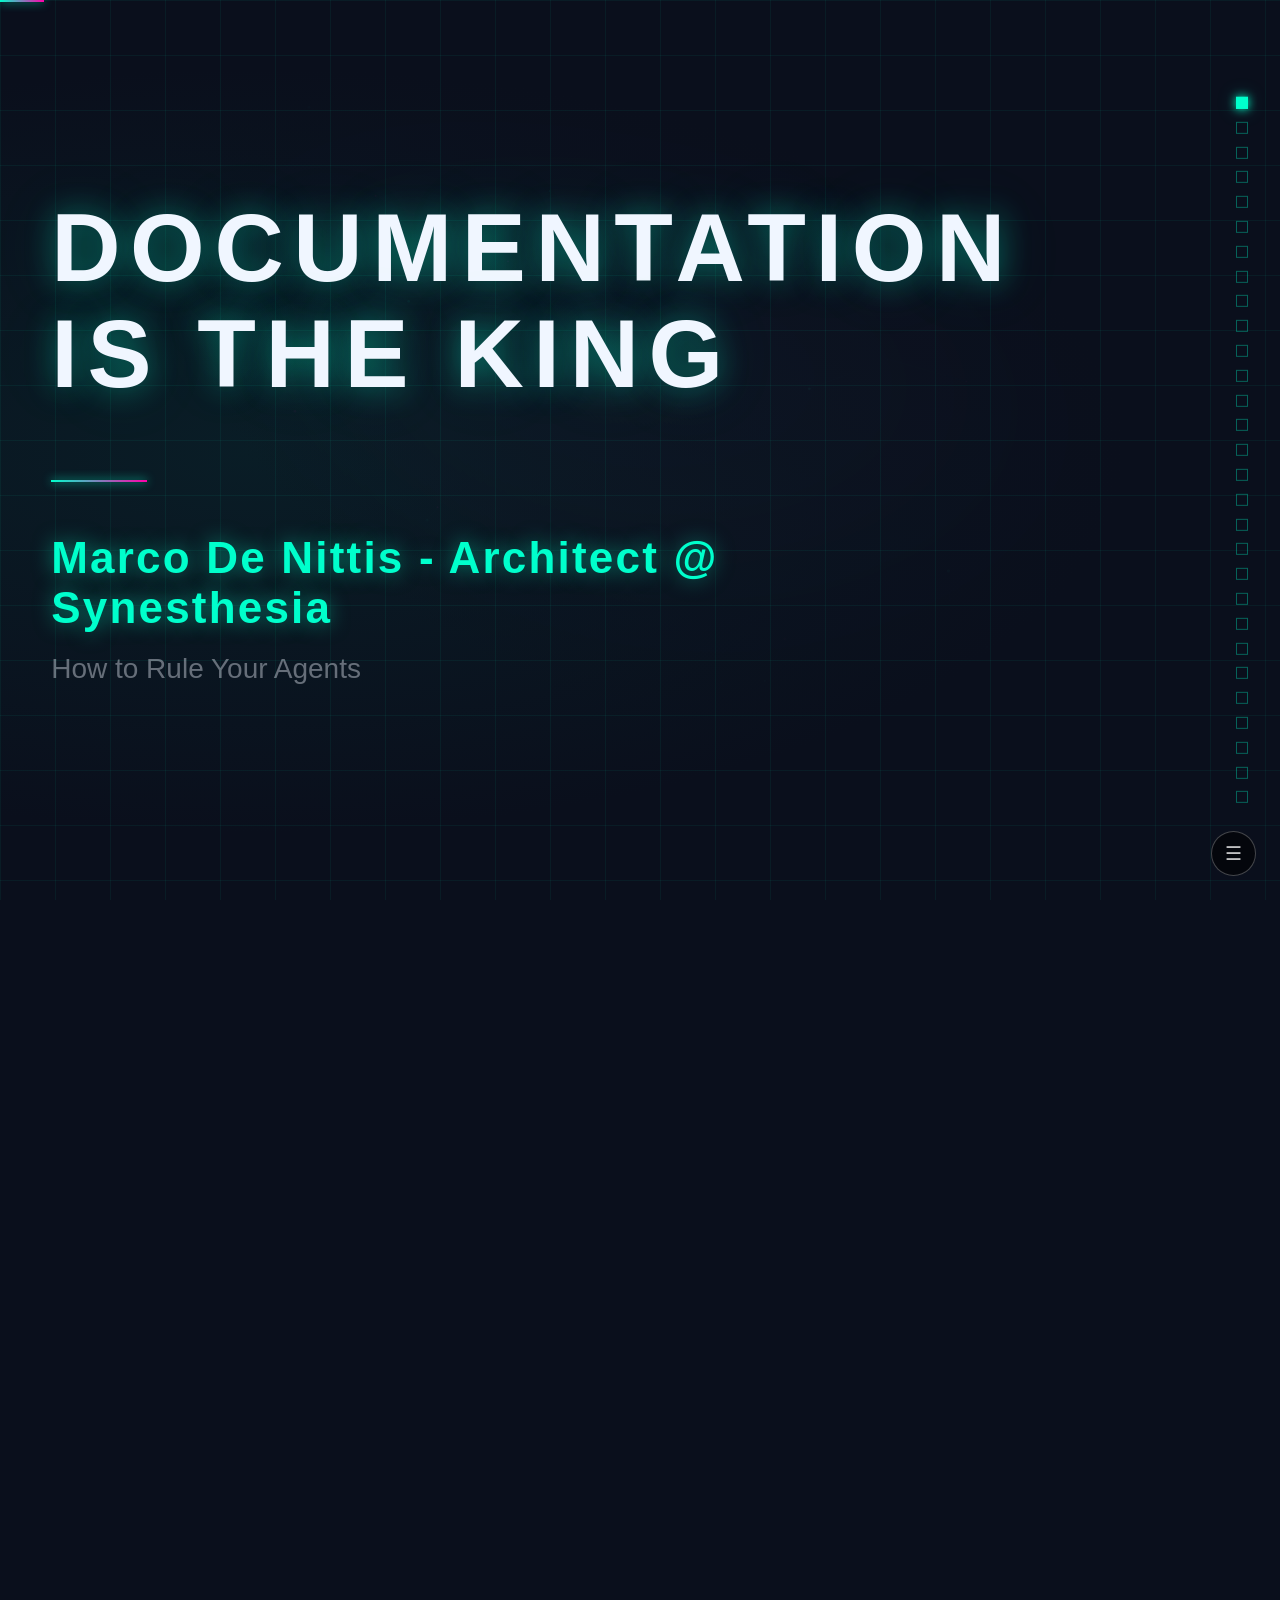
<file: slides/index.html>
<!DOCTYPE html>
<html lang="en">
<head>
    <meta charset="UTF-8">
    <meta name="viewport" content="width=device-width, initial-scale=1.0">
    <title>Presentation</title>
    <link rel="icon" type="image/png" sizes="32x32" href="assets/icons/export/brand-doc-king-32.png">
    <link rel="apple-touch-icon" href="assets/icons/export/brand-doc-king-180.png">

    <!-- Base structural CSS -->
    <link rel="stylesheet" href="lib/presentation.css">

    <!-- Active theme (swapped by JS) -->
    <link id="themeLink" rel="stylesheet" href="themes/theme-launch-pad.css">
</head>
<body>

    <!-- Particle canvas (shown/hidden by theme CSS) -->
    <canvas id="particleCanvas"></canvas>

    <!-- Progress bar -->
    <div class="progress-bar" id="progressBar"></div>

    <!-- Edit mode controls -->
    <div class="edit-hotzone"></div>
    <button class="edit-toggle" id="editToggle" title="Edit mode (E)">✏️</button>
    <div class="edit-banner" id="editBanner">Edit Mode • Click text to edit • Ctrl+S to save</div>

    <!-- Navigation dots -->
    <nav class="nav-dots" id="navDots"></nav>

    <!-- General menu -->
    <div class="general-menu" id="generalMenu">
        <button class="menu-trigger" id="menuToggle" title="Menu">☰</button>
        <div class="menu-panel" id="menuPanel">
            <button class="menu-opt" data-action="home">🏠 Home</button>
            <button class="menu-opt" data-action="refresh">↻ Refresh</button>
            <button class="menu-opt" data-action="last">⏮ Go to Last</button>
            <button class="menu-opt" data-action="fullscreen" id="fullscreenBtn">⛶ Fullscreen</button>
            <div class="menu-divider"></div>
            <div class="menu-panel-label">Theme</div>
            <button class="menu-opt theme-opt" data-theme="launch-pad">
                <span class="theme-dot" style="background:#f0b840;box-shadow:0 0 6px #f0b840"></span>Launch Pad
            </button>
            <button class="menu-opt theme-opt" data-theme="root-shell">
                <span class="theme-dot" style="background:#39d353;box-shadow:0 0 6px #39d353"></span>Root Shell
            </button>
            <button class="menu-opt theme-opt" data-theme="grid-zero">
                <span class="theme-dot" style="background:#00ffcc;box-shadow:0 0 6px #00ffcc"></span>Grid Zero
            </button>
            <button class="menu-opt theme-opt" data-theme="mission-control">
                <span class="theme-dot" style="background:#f0a020;box-shadow:0 0 6px #f0a020"></span>Mission Control
            </button>
            <button class="menu-opt theme-opt" data-theme="teal-mustard">
                <span class="theme-dot" style="background:#fcd34d;box-shadow:0 0 6px #fcd34d"></span>Teal Mustard
            </button>
            <button class="menu-opt theme-opt" data-theme="navy-apricot">
                <span class="theme-dot" style="background:#ff9d6e;box-shadow:0 0 6px #ff9d6e"></span>Navy Apricot
            </button>
            <button class="menu-opt theme-opt" data-theme="violet-tokyo">
                <span class="theme-dot" style="background:#ff2e88;box-shadow:0 0 6px #ff2e88"></span>Violet Tokyo
            </button>
        </div>
    </div>

    <!-- Slides (populated by JS) -->
    <div id="slides-container"></div>

    <!-- Loading screen -->
    <div id="loading-screen">
        <div class="loading-spinner"></div>
        <div class="loading-label" id="loadingLabel">Loading presentation…</div>
    </div>

    <!-- Error screen -->
    <div id="error-screen">
        <div class="error-title">⚠ Cannot Load Presentation</div>
        <div class="error-box" id="errorDetail"></div>
    </div>

    <!-- Optional: Disable edit mode globally (set before loading presentation.js) -->
    <script>
        window.EDIT_MODE_ENABLED = false;
        window.DEFAULT_PRESENTATION_FILE = 'talk.yaml';
        // Decks listed in the ☰ menu (file is relative to slides/). The selected deck
        // is saved in sessionStorage, so reload and Home keep it.
        window.PRESENTATIONS = [
            { title: 'Talk — Documentation Is the King', file: 'talk.yaml' },
            { title: 'Workshop — Pragmatic Agentic Development', file: 'workshop.yaml' },
        ];
    </script>

    <!-- Optional embedded YAML (remove or modify as needed) -->
    <!-- Set window.DEFAULT_PRESENTATION_FILE above to load a different default -->
    <script type="application/x-yaml" id="defaultPresentation">
# Empty - loads talk.yaml via DEFAULT_PRESENTATION_FILE
    </script>

    <!-- Syntax highlighting -->
    <link rel="stylesheet" href="lib/highlight-github-dark.min.css">
    <script src="lib/highlight.min.js"></script>

    <!-- Mermaid diagrams -->
    <script src="lib/mermaid.min.js"></script>

    <!-- YAML parser -->
    <script src="lib/js-yaml.min.js"></script>

    <!-- Presentation engine -->
    <script src="lib/presentation.js"></script>

</body>
</html>
</file>
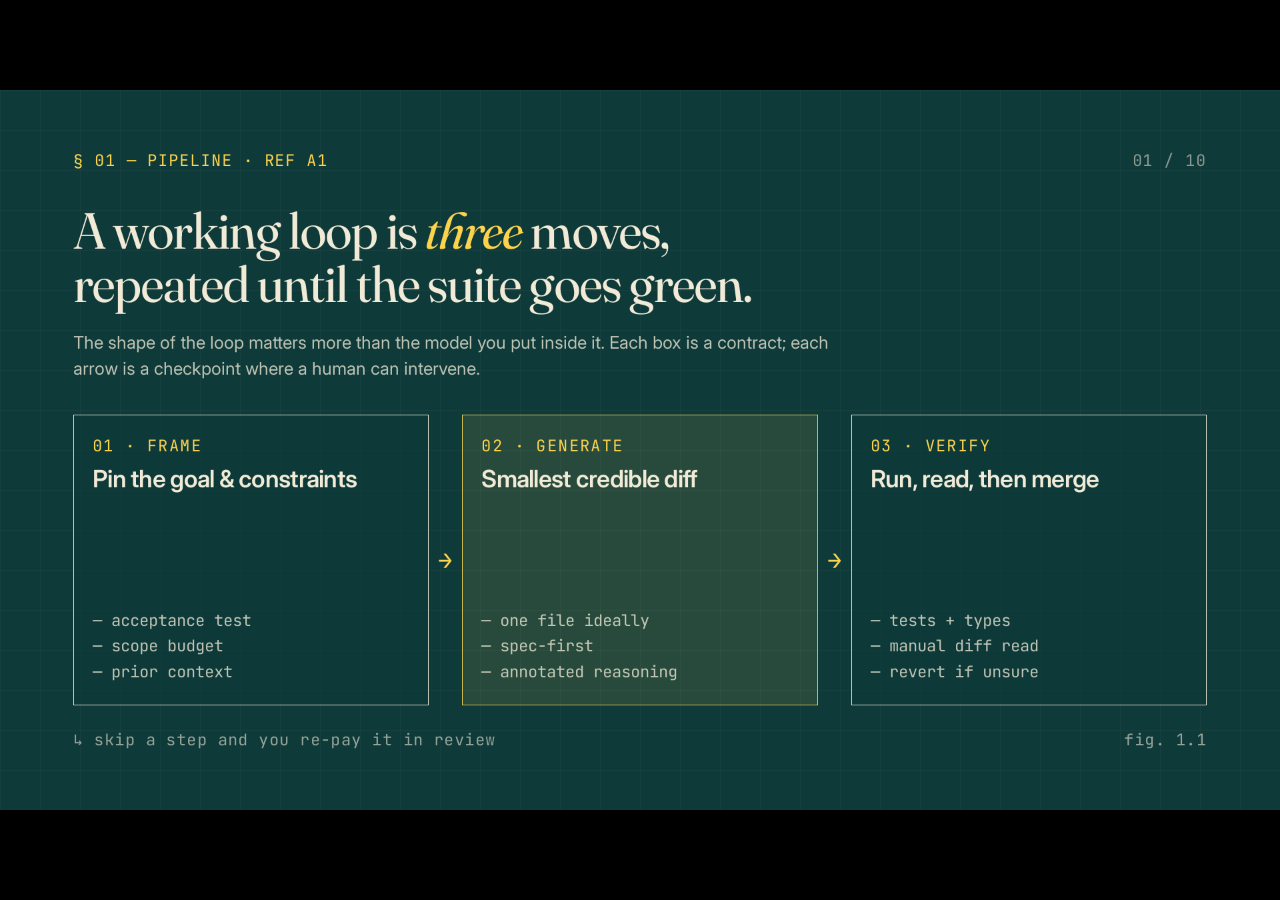
<file: slides/layout/templates.html>
<!doctype html>
<html lang="en">
<head>
<meta charset="utf-8" />
<title>AI Coding — Blueprint variants</title>
<script src="deck-stage.js"></script>
<link rel="preconnect" href="https://fonts.googleapis.com" />
<link rel="preconnect" href="https://fonts.gstatic.com" crossorigin />
<link href="https://fonts.googleapis.com/css2?family=Inter:wght@300;400;500;600;700;800&family=JetBrains+Mono:wght@400;500;600&family=Fraunces:opsz,wght@9..144,300;9..144,400;9..144,500;9..144,600&display=swap" rel="stylesheet" />
<style>
  :root {
    --mono: 'JetBrains Mono', ui-monospace, monospace;
    --sans: 'Inter', system-ui, sans-serif;
    --serif: 'Fraunces', Georgia, serif;
  }
  * { box-sizing: border-box; }
  html, body { margin: 0; padding: 0; background: #0a0a0a; }
  deck-stage { font-family: var(--sans); }

  section.slide {
    width: 1920px;
    height: 1080px;
    position: relative;
    overflow: hidden;
    display: flex;
    flex-direction: column;
    padding: 90px 110px;
  }

  /* ════════════════════════════════════════════════════════════
     SHARED — Blueprint A1 visual DNA, parameterised by palette
     Each .slide sets --bg / --fg / --acc / --acc2 (optional)
     ════════════════════════════════════════════════════════════ */
  .slide.themed {
    background: var(--bg);
    color: var(--fg);
    background-image:
      linear-gradient(var(--grid, rgba(255,255,255,0.04)) 1px, transparent 1px),
      linear-gradient(90deg, var(--grid, rgba(255,255,255,0.04)) 1px, transparent 1px);
    background-size: 60px 60px;
  }

  .head {
    display: flex;
    justify-content: space-between;
    align-items: baseline;
    margin-bottom: 50px;
  }
  .pre {
    font-family: var(--mono);
    font-size: 24px;
    color: var(--acc);
    letter-spacing: 0.08em;
    text-transform: uppercase;
  }
  .pre--mute { color: var(--fg); opacity: 0.55; }
  .h {
    font-family: var(--serif);
    font-weight: 400;
    font-size: 76px;
    letter-spacing: -0.025em;
    margin: 0 0 28px;
    line-height: 1.05;
    max-width: 1500px;
    color: var(--fg);
  }
  .h em { font-style: italic; color: var(--acc); }
  .sub {
    font-family: var(--sans);
    font-size: 26px;
    color: var(--fg);
    opacity: 0.78;
    margin: 0 0 50px;
    max-width: 1200px;
    line-height: 1.5;
  }
  .foot {
    display: flex;
    justify-content: space-between;
    margin-top: 36px;
    font-family: var(--mono);
    font-size: 24px;
    color: var(--fg);
    opacity: 0.6;
    letter-spacing: 0.06em;
  }

  /* shared node + diagram */
  .diagram {
    flex: 1;
    display: grid;
    grid-template-columns: 1fr auto 1fr auto 1fr;
    align-items: stretch;
  }
  .node {
    border: 1.5px solid var(--fg);
    padding: 30px 28px;
    display: flex;
    flex-direction: column;
    justify-content: space-between;
    background: color-mix(in oklab, var(--bg) 70%, transparent);
    min-height: 360px;
  }
  .node--hi {
    border-color: var(--acc);
    background: color-mix(in oklab, var(--acc) 10%, transparent);
  }
  .node__tag {
    font-family: var(--mono);
    font-size: 24px;
    letter-spacing: 0.1em;
    color: var(--acc);
    text-transform: uppercase;
  }
  .node__title {
    font-family: var(--sans);
    font-weight: 600;
    font-size: 36px;
    line-height: 1.05;
    color: var(--fg);
    margin: 16px 0 24px;
    letter-spacing: -0.02em;
  }
  .node__list {
    font-family: var(--mono);
    font-size: 24px;
    color: var(--fg);
    opacity: 0.78;
    line-height: 1.6;
    margin: 0; padding: 0; list-style: none;
  }
  .arrow {
    align-self: center;
    color: var(--acc);
    font-family: var(--mono);
    font-size: 36px;
    padding: 0 14px;
  }

  /* ════════════════════════════════════════════════════════════
     PALETTES
     ════════════════════════════════════════════════════════════ */
  .pal-teal      { --bg:#0F3A3A; --fg:#F0EAD6; --acc:#FCD34D; --grid:rgba(240,234,214,0.04); }
  .pal-navy      { --bg:#0E1A3A; --fg:#F5E9D8; --acc:#FF9D6E; --grid:rgba(245,233,216,0.04); }
  .pal-mid       { --bg:#0A2C3A; --fg:#F5E9D8; --acc:#FCD34D; --grid:rgba(245,233,216,0.04); }   /* navy ground + mustard */
  .pal-tealcot   { --bg:#0F3A3A; --fg:#F5E9D8; --acc:#FF9D6E; --grid:rgba(245,233,216,0.04); }   /* teal ground + apricot */
  .pal-tokyo     { --bg:#0A0E1F; --fg:#E9F0FF; --acc:#FF2E88; --grid:rgba(255,46,136,0.10); }    /* hot pink fluo */
  .pal-cyber     { --bg:#06181F; --fg:#E6FFFB; --acc:#00FFC2; --grid:rgba(0,255,194,0.07); }     /* mint fluo */
  .pal-acid      { --bg:#0F3A3A; --fg:#F0FFF0; --acc:#C8FF3A; --grid:rgba(200,255,58,0.08); }    /* teal + chartreuse */
  .pal-violet    { --bg:#120A2C; --fg:#EFE6FF; --acc:#B080FF; --grid:rgba(176,128,255,0.08); }   /* deep violet + lilac */
  .pal-bone      { --bg:#F2EDE0; --fg:#0E1A3A; --acc:#1E44E6; --grid:rgba(14,26,58,0.05); }      /* inverted, cobalt accent */

  /* Tokyo × Violet hybrids */
  .pal-tv1       { --bg:#0F0824; --fg:#F4E6FF; --acc:#FF2E88; --grid:rgba(255,46,136,0.08); }   /* violet ground, hot pink */
  .pal-tv2       { --bg:#180A30; --fg:#FFE6F4; --acc:#B080FF; --acc2:#FF2E88; --grid:rgba(176,128,255,0.10); }   /* violet ground, dual lilac+pink */
  .pal-tv3       { --bg:#1A0822; --fg:#F0E0FF; --acc:#FF6BCB; --grid:rgba(255,107,203,0.08); }  /* magenta-violet ground, fuchsia */

  /* fluo / Tokyo glow on accents */
  .glow .acc-glow { text-shadow: 0 0 14px color-mix(in oklab, var(--acc) 70%, transparent); }
  .glow .node--hi { box-shadow: 0 0 0 1px var(--acc), 0 0 60px -12px color-mix(in oklab, var(--acc) 50%, transparent) inset; }

  /* ════════════════════════════════════════════════════════════
     V3 — vertical stacked rows
     ════════════════════════════════════════════════════════════ */
  .diag-rows {
    flex: 1;
    display: grid;
    grid-auto-rows: 1fr;
    gap: 14px;
    min-height: 0;
  }
  .row {
    display: grid;
    grid-template-columns: 160px 1fr 1.4fr 1fr;
    border: 1.5px solid var(--fg);
    background: rgba(0,0,0,0.18);
    min-height: 0;
    overflow: hidden;
  }
  .row--hi {
    border-color: var(--acc);
    background: color-mix(in oklab, var(--acc) 9%, transparent);
  }
  .row > div {
    padding: 16px 24px;
    border-right: 1px solid color-mix(in oklab, var(--fg) 25%, transparent);
    display: flex; flex-direction: column; justify-content: center;
  }
  .row > div:last-child { border-right: none; }
  .row__num {
    font-family: var(--serif);
    font-style: italic;
    font-weight: 300;
    font-size: 64px;
    line-height: 0.85;
    color: var(--acc);
  }
  .row__tag {
    font-family: var(--mono);
    font-size: 24px;
    letter-spacing: 0.1em;
    color: var(--acc);
    text-transform: uppercase;
    margin-bottom: 6px;
  }
  .row__title {
    font-family: var(--sans);
    font-weight: 600;
    font-size: 26px;
    letter-spacing: -0.02em;
    line-height: 1.1;
    color: var(--fg);
  }
  .row__body {
    font-family: var(--sans);
    font-size: 24px;
    color: var(--fg);
    opacity: 0.78;
    line-height: 1.35;
  }
  .row__meta {
    font-family: var(--mono);
    font-size: 24px;
    color: var(--fg);
    opacity: 0.7;
  }

  /* ════════════════════════════════════════════════════════════
     V4 — 2x2 matrix
     ════════════════════════════════════════════════════════════ */
  .matrix {
    flex: 1;
    display: grid;
    grid-template-columns: 1fr 1fr;
    grid-template-rows: 1fr 1fr;
    border: 1.5px solid var(--fg);
  }
  .cell {
    padding: 36px 40px;
    border-right: 1.5px solid var(--fg);
    border-bottom: 1.5px solid var(--fg);
    display: flex; flex-direction: column; justify-content: space-between;
    position: relative;
  }
  .cell:nth-child(2n) { border-right: none; }
  .cell:nth-child(n+3) { border-bottom: none; }
  .cell--hi { background: color-mix(in oklab, var(--acc) 10%, transparent); }
  .cell__coord {
    position: absolute;
    top: 18px; right: 22px;
    font-family: var(--mono);
    font-size: 24px;
    letter-spacing: 0.08em;
    color: var(--acc);
    text-transform: uppercase;
    z-index: 2;
  }
  .cell__h {
    font-family: var(--sans);
    font-weight: 700;
    font-size: 44px;
    line-height: 1.0;
    letter-spacing: -0.025em;
    color: var(--fg);
    margin: 32px 0 14px;
    max-width: 80%;
  }
  .cell__h .acc { color: var(--acc); }
  .cell__body {
    font-family: var(--sans);
    font-size: 24px;
    color: var(--fg);
    line-height: 1.5;
    opacity: 0.78;
    max-width: 92%;
  }
  .cell__foot {
    font-family: var(--mono);
    font-size: 24px;
    color: var(--fg);
    opacity: 0.6;
    margin-top: 24px;
  }

  /* ════════════════════════════════════════════════════════════
     V5 — split: list left, big stat right
     ════════════════════════════════════════════════════════════ */
  .split {
    flex: 1;
    display: grid;
    grid-template-columns: 1fr 1fr;
    gap: 70px;
  }
  .split__left {
    border-right: 1.5px solid color-mix(in oklab, var(--fg) 30%, transparent);
    padding-right: 60px;
    display: flex; flex-direction: column; justify-content: space-between;
  }
  .split__list {
    list-style: none; margin: 0; padding: 0;
    display: flex; flex-direction: column; gap: 22px;
  }
  .split__list li {
    font-family: var(--sans);
    font-size: 30px;
    color: var(--fg);
    line-height: 1.4;
    padding-left: 50px;
    position: relative;
  }
  .split__list li::before {
    content: '→';
    position: absolute; left: 0; top: 2px;
    color: var(--acc);
    font-family: var(--mono);
    font-weight: 600;
  }
  .split__right {
    display: flex; flex-direction: column; justify-content: center; gap: 24px;
  }
  .split__stat {
    font-family: var(--sans);
    font-weight: 800;
    font-size: 320px;
    line-height: 0.85;
    letter-spacing: -0.05em;
    color: var(--acc);
    margin: 0;
  }
  .split__stat sup {
    font-size: 100px;
    vertical-align: top;
    margin-left: 8px;
    opacity: 0.7;
  }
  .split__label {
    font-family: var(--serif);
    font-style: italic;
    font-weight: 400;
    font-size: 56px;
    line-height: 1.1;
    letter-spacing: -0.02em;
    color: var(--fg);
    max-width: 700px;
  }

  /* ════════════════════════════════════════════════════════════
     V6 — oversized italic ordinal (section-style with grid)
     ════════════════════════════════════════════════════════════ */
  .ord {
    flex: 1;
    display: grid;
    grid-template-columns: 1fr 1.1fr;
    gap: 60px;
    align-items: center;
  }
  .ord__num {
    font-family: var(--serif);
    font-style: italic;
    font-weight: 300;
    font-size: 720px;
    line-height: 0.78;
    color: var(--acc);
    margin: 0;
    letter-spacing: -0.05em;
  }
  .ord__num .slash {
    font-family: var(--sans);
    font-style: normal;
    font-weight: 300;
    color: var(--fg);
    opacity: 0.3;
    font-size: 280px;
  }
  .ord__copy { border-left: 3px solid var(--acc); padding-left: 48px; }
  .ord__h {
    font-family: var(--sans);
    font-weight: 700;
    font-size: 110px;
    line-height: 0.95;
    letter-spacing: -0.04em;
    margin: 0 0 30px;
    color: var(--fg);
  }
  .ord__h em {
    font-style: italic;
    font-family: var(--serif);
    font-weight: 400;
    color: var(--acc);
  }
  .ord__cap {
    font-family: var(--mono);
    font-size: 26px;
    color: var(--fg);
    opacity: 0.75;
    line-height: 1.5;
    max-width: 700px;
  }

  /* ════════════════════════════════════════════════════════════
     V7 — numbered manifesto (2-column list)
     ════════════════════════════════════════════════════════════ */
  .manifesto {
    flex: 1;
    list-style: none;
    margin: 0; padding: 0;
    display: grid;
    grid-template-columns: 1fr 1fr;
    gap: 36px 80px;
    align-content: start;
  }
  .manifesto li {
    display: grid;
    grid-template-columns: 110px 1fr;
    gap: 24px;
    padding-top: 20px;
    border-top: 1.5px solid color-mix(in oklab, var(--fg) 25%, transparent);
  }
  .manifesto__n {
    font-family: var(--serif);
    font-style: italic;
    font-weight: 300;
    font-size: 72px;
    line-height: 0.85;
    color: var(--acc);
  }
  .manifesto__t {
    font-family: var(--sans);
    font-weight: 600;
    font-size: 32px;
    line-height: 1.15;
    color: var(--fg);
    letter-spacing: -0.02em;
    margin: 0 0 10px;
  }
  .manifesto__d {
    font-family: var(--mono);
    font-size: 24px;
    color: var(--fg);
    opacity: 0.7;
    line-height: 1.5;
  }

  /* ════════════════════════════════════════════════════════════
     V8 — code + commentary (Tokyo)
     ════════════════════════════════════════════════════════════ */
  .codecol {
    flex: 1;
    display: grid;
    grid-template-columns: 1fr 1.05fr;
    gap: 60px;
    align-items: stretch;
  }
  .codecol__copy {
    display: flex; flex-direction: column; justify-content: space-between;
  }
  .codecol__bullets {
    list-style: none; margin: 30px 0 0; padding: 0;
    display: flex; flex-direction: column; gap: 18px;
  }
  .codecol__bullets li {
    font-family: var(--mono);
    font-size: 24px;
    color: var(--fg);
    padding-left: 38px;
    position: relative;
    line-height: 1.45;
  }
  .codecol__bullets li::before {
    content: '→';
    position: absolute; left: 0;
    color: var(--acc);
  }
  .codecol__code {
    border: 1.5px solid var(--acc);
    padding: 60px 44px 44px;
    font-family: var(--mono);
    font-size: 24px;
    line-height: 1.55;
    color: var(--fg);
    position: relative;
    background: rgba(0,0,0,0.35);
    box-shadow: 0 0 80px -20px color-mix(in oklab, var(--acc) 50%, transparent) inset;
  }
  .codecol__code::before {
    content: '';
    position: absolute;
    top: 24px; left: 24px;
    width: 12px; height: 12px;
    border-radius: 50%;
    background: var(--acc);
    box-shadow: 24px 0 0 color-mix(in oklab, var(--acc) 50%, var(--fg) 50%),
                48px 0 0 color-mix(in oklab, var(--fg) 60%, transparent);
  }
  .codecol__code .com { color: var(--acc); opacity: 0.55; font-style: italic; }
  .codecol__code .kw  { color: var(--acc); }
  .codecol__code .str { color: var(--fg); }
  .codecol__code .fn  { color: color-mix(in oklab, var(--acc) 60%, var(--fg) 40%); }
  .codecol__code .pad { display: block; height: 18px; }

  /* ════════════════════════════════════════════════════════════
     V9 — bone (inverted) closing — cobalt on bone
     ════════════════════════════════════════════════════════════ */
  .closing {
    flex: 1;
    display: grid;
    grid-template-columns: 1.2fr 1fr;
    gap: 80px;
    align-items: stretch;
  }
  .closing__quote {
    font-family: var(--serif);
    font-weight: 300;
    font-size: 110px;
    line-height: 1.0;
    letter-spacing: -0.035em;
    color: var(--fg);
    margin: 0;
    align-self: center;
  }
  .closing__quote .mark { color: var(--acc); font-style: italic; }
  .closing__quote em { font-style: italic; color: var(--acc); }
  .closing__side {
    border-left: 2px solid var(--fg);
    padding-left: 50px;
    display: flex; flex-direction: column; justify-content: space-between;
  }
  .closing__num {
    font-family: var(--sans);
    font-weight: 800;
    font-size: 360px;
    line-height: 0.78;
    color: var(--acc);
    margin: 0;
    letter-spacing: -0.06em;
  }
  .closing__num small {
    font-family: var(--mono);
    font-size: 28px;
    font-weight: 500;
    letter-spacing: 0.06em;
    vertical-align: top;
    color: var(--fg);
    opacity: 0.55;
    margin-left: 16px;
  }
  .closing__cap {
    font-family: var(--mono);
    font-size: 24px;
    color: var(--fg);
    opacity: 0.7;
    line-height: 1.5;
    max-width: 540px;
  }

</style>
</head>
<body>

<deck-stage width="1920" height="1080">

  <!-- 01 — A1 reference: Teal & Mustard / 3-step pipeline -->
  <section class="slide themed pal-teal" data-screen-label="01 Pipeline — Teal & Mustard (A1)">
    <div class="head">
      <div class="pre">§ 01 — Pipeline · ref A1</div>
      <div class="pre pre--mute">01 / 10</div>
    </div>
    <h2 class="h">A working loop is <em>three</em> moves,<br/>repeated until the suite goes green.</h2>
    <p class="sub">The shape of the loop matters more than the model you put inside it. Each box is a contract; each arrow is a checkpoint where a human can intervene.</p>
    <div class="diagram">
      <div class="node"><div><div class="node__tag">01 · Frame</div><div class="node__title">Pin the goal &amp; constraints</div></div><ul class="node__list"><li>— acceptance test</li><li>— scope budget</li><li>— prior context</li></ul></div>
      <div class="arrow">→</div>
      <div class="node node--hi"><div><div class="node__tag">02 · Generate</div><div class="node__title">Smallest credible diff</div></div><ul class="node__list"><li>— one file ideally</li><li>— spec-first</li><li>— annotated reasoning</li></ul></div>
      <div class="arrow">→</div>
      <div class="node"><div><div class="node__tag">03 · Verify</div><div class="node__title">Run, read, then merge</div></div><ul class="node__list"><li>— tests + types</li><li>— manual diff read</li><li>— revert if unsure</li></ul></div>
    </div>
    <div class="foot"><div>↳ skip a step and you re-pay it in review</div><div>fig. 1.1</div></div>
  </section>

  <!-- 02 — Navy ground + Apricot accent / pipeline restated in B1 colors -->
  <section class="slide themed pal-navy" data-screen-label="02 Pipeline — Navy & Apricot">
    <div class="head">
      <div class="pre">§ 02 — Pipeline · navy palette</div>
      <div class="pre pre--mute">02 / 10</div>
    </div>
    <h2 class="h">Same loop, <em>different room.</em></h2>
    <p class="sub">A1's pipeline rendered in B1's colours — navy ground, cream foreground, apricot accent. Use this when the slide sits next to a section divider.</p>
    <div class="diagram">
      <div class="node"><div><div class="node__tag">01 · Frame</div><div class="node__title">Define the contract</div></div><ul class="node__list"><li>— acceptance test</li><li>— scope budget</li><li>— prior context</li></ul></div>
      <div class="arrow">→</div>
      <div class="node node--hi"><div><div class="node__tag">02 · Generate</div><div class="node__title">Smallest credible diff</div></div><ul class="node__list"><li>— one file ideally</li><li>— spec-first</li><li>— annotated reasoning</li></ul></div>
      <div class="arrow">→</div>
      <div class="node"><div><div class="node__tag">03 · Verify</div><div class="node__title">Run, read, then merge</div></div><ul class="node__list"><li>— tests + types</li><li>— manual diff read</li><li>— revert if unsure</li></ul></div>
    </div>
    <div class="foot"><div>↳ palette swap, layout untouched</div><div>fig. 2.1</div></div>
  </section>

  <!-- 03 — Cross palette: navy ground + mustard accent -->
  <section class="slide themed pal-mid" data-screen-label="03 Pipeline — Navy & Mustard">
    <div class="head">
      <div class="pre">§ 03 — Pipeline · cross palette</div>
      <div class="pre pre--mute">03 / 10</div>
    </div>
    <h2 class="h">Cross-pollinated: <em>navy ground,</em><br/>mustard accent.</h2>
    <p class="sub">A1 and B1 share a recipe — swap the accent and ground independently and you get a third option that still feels like the deck.</p>
    <div class="diagram">
      <div class="node"><div><div class="node__tag">i · Plan</div><div class="node__title">Choose the smallest scope</div></div><ul class="node__list"><li>— what tests cover it</li><li>— what context is needed</li><li>— what's explicitly out</li></ul></div>
      <div class="arrow">→</div>
      <div class="node node--hi"><div><div class="node__tag">ii · Draft</div><div class="node__title">Let the model propose</div></div><ul class="node__list"><li>— diff format only</li><li>— signature locked</li><li>— reasoning attached</li></ul></div>
      <div class="arrow">→</div>
      <div class="node"><div><div class="node__tag">iii · Land</div><div class="node__title">Read, run, decide</div></div><ul class="node__list"><li>— suite green</li><li>— diff understood</li><li>— or revert clean</li></ul></div>
    </div>
    <div class="foot"><div>↳ swap accent before swapping content</div><div>fig. 3.1</div></div>
  </section>

  <!-- 06 — Tokyo / fluo pink — split with stat -->
  <section class="slide themed pal-tokyo glow" data-screen-label="06 Stat — Tokyo neon">
    <div class="head">
      <div class="pre acc-glow">§ 06 — Cycle time · tokyo</div>
      <div class="pre pre--mute">06 / 10</div>
    </div>
    <h2 class="h">The loop pays for itself <em>in the first week.</em></h2>
    <p class="sub">Same A1 grammar — grid, hairlines, mono chrome — pushed into a high-saturation neon palette. Use sparingly: one fluo slide per deck, max.</p>
    <div class="split">
      <div class="split__left">
        <ul class="split__list">
          <li>Median diff size drops 5×</li>
          <li>Time-to-first-merge cut in half</li>
          <li>Revert rate falls below 2%</li>
          <li>Onboarding to first PR: 1 day</li>
        </ul>
        <div class="foot" style="margin: 0;"><div>↳ measured across 14 teams · Q1</div><div>fig. 6.1</div></div>
      </div>
      <div class="split__right">
        <h3 class="split__stat acc-glow">62<sup>%</sup></h3>
        <p class="split__label">fewer rollbacks once the gate runs<br/>before the merge button.</p>
      </div>
    </div>
  </section>

  <!-- 07 — Cyber mint fluo — code & commentary -->
  <section class="slide themed pal-cyber glow" data-screen-label="07 Code — Cyber mint">
    <div class="head">
      <div class="pre acc-glow">§ 07 — Spec-first · cyber</div>
      <div class="pre pre--mute">07 / 10</div>
    </div>
    <h2 class="h">Lock the <em>signature</em> first.<br/>Let the body negotiate.</h2>
    <div class="codecol">
      <div class="codecol__copy">
        <p class="sub" style="margin: 0;">A spec-first prompt pins the surface area. The model can be wrong about the implementation; it can't be wrong about the shape, because the shape is already typed.</p>
        <ul class="codecol__bullets">
          <li>Pin types, return shapes, error cases</li>
          <li>Show one canonical call site</li>
          <li>Require tests against the spec</li>
          <li>Iterate body, not signature</li>
        </ul>
      </div>
      <div class="codecol__code">
        <span class="com">// 1. Lock the contract.</span><br/>
        <span class="kw">type</span> <span class="fn">Retrieval</span> = {<br/>
        &nbsp;&nbsp;query: <span class="kw">string</span>, k: <span class="kw">number</span>,<br/>
        &nbsp;&nbsp;rerank: <span class="kw">boolean</span><br/>
        };<br/>
        <span class="pad"></span>
        <span class="com">// 2. Model fills the body.</span><br/>
        <span class="kw">async function</span> <span class="fn">retrieve</span>(r):<br/>
        &nbsp;&nbsp;<span class="kw">Promise</span>&lt;<span class="fn">Doc</span>[]&gt; {<br/>
        &nbsp;&nbsp;<span class="com">// @model: don't change sig</span><br/>
        }<br/>
        <span class="pad"></span>
        <span class="com">// 3. Tests assert shape.</span><br/>
        <span class="kw">expect</span>(res).<span class="fn">toHaveLength</span>(<span class="str">5</span>);
      </div>
    </div>
    <div class="foot"><div>↳ the typer is the cheapest reviewer you have</div><div>fig. 7.1</div></div>
  </section>

  <!-- 08 — Acid chartreuse on teal — manifesto -->
  <section class="slide themed pal-acid" data-screen-label="08 Manifesto — Acid chartreuse">
    <div class="head">
      <div class="pre">§ 08 — Ten rules · acid</div>
      <div class="pre pre--mute">08 / 10</div>
    </div>
    <h2 class="h">Ten rules of the <em>house.</em></h2>
    <ol class="manifesto">
      <li><div class="manifesto__n">i.</div><div><div class="manifesto__t">Pin the contract first.</div><div class="manifesto__d">Types and tests before tokens.</div></div></li>
      <li><div class="manifesto__n">ii.</div><div><div class="manifesto__t">Diff, not prose.</div><div class="manifesto__d">A patch is reviewable; a paragraph isn't.</div></div></li>
      <li><div class="manifesto__n">iii.</div><div><div class="manifesto__t">One file ideally.</div><div class="manifesto__d">Bigger blast radius needs more proof.</div></div></li>
      <li><div class="manifesto__n">iv.</div><div><div class="manifesto__t">Revert is free.</div><div class="manifesto__d">Use it before debugging the model.</div></div></li>
      <li><div class="manifesto__n">v.</div><div><div class="manifesto__t">Curate context.</div><div class="manifesto__d">Auto-attach is a smell, not a feature.</div></div></li>
      <li><div class="manifesto__n">vi.</div><div><div class="manifesto__t">Read every diff.</div><div class="manifesto__d">If you can't, the diff is too large.</div></div></li>
      <li><div class="manifesto__n">vii.</div><div><div class="manifesto__t">Tests gate, types catch.</div><div class="manifesto__d">Both run on every turn, no exceptions.</div></div></li>
      <li><div class="manifesto__n">viii.</div><div><div class="manifesto__t">Memo what worked.</div><div class="manifesto__d">A journal beats a clever prompt.</div></div></li>
      <li><div class="manifesto__n">ix.</div><div><div class="manifesto__t">Ship the loop, not the prompt.</div><div class="manifesto__d">Prompts age; loops compound.</div></div></li>
      <li><div class="manifesto__n">x.</div><div><div class="manifesto__t">When in doubt, by hand.</div><div class="manifesto__d">The model is an amplifier, not a substitute.</div></div></li>
    </ol>
  </section>

  <!-- 09 — Violet/lilac — oversized italic ordinal -->
  <section class="slide themed pal-violet" data-screen-label="09 Ordinal — Violet & Lilac">
    <div class="head">
      <div class="pre">§ 09 — Section · violet</div>
      <div class="pre pre--mute">09 / 10</div>
    </div>
    <div class="ord">
      <div class="ord__num">3<span class="slash">/</span><span style="font-size:240px;">4</span></div>
      <div class="ord__copy">
        <h3 class="ord__h">The diff is the <em>unit</em><br/>of trust.</h3>
        <p class="ord__cap">Why a small, reviewable patch beats a large, well-reasoned monologue — and how to make the model produce the former, every time.</p>
      </div>
    </div>
    <div class="foot"><div>↳ § 3.1 — 3.6</div><div>chapter break</div></div>
  </section>

  <!-- 08 — Tokyo × Violet hybrid: hot pink on violet ground · pipeline -->
  <section class="slide themed pal-tv1 glow" data-screen-label="08 Hybrid — Violet ground + Pink fluo">
    <div class="head">
      <div class="pre acc-glow">§ 08 — Hybrid · violet × tokyo</div>
      <div class="pre pre--mute">08 / 10</div>
    </div>
    <h2 class="h">Deep violet ground, <em>hot-pink</em> punch.</h2>
    <p class="sub">The Tokyo accent dropped onto the violet ground — keeps the editorial weight of the violet palette, gains the urgency of fluo pink. Reserve for the slide that has to land.</p>
    <div class="diagram">
      <div class="node"><div><div class="node__tag">01 · Frame</div><div class="node__title">Pin the contract</div></div><ul class="node__list"><li>— acceptance test</li><li>— scope budget</li><li>— prior context</li></ul></div>
      <div class="arrow acc-glow">→</div>
      <div class="node node--hi"><div><div class="node__tag">02 · Generate</div><div class="node__title">Smallest credible diff</div></div><ul class="node__list"><li>— one file ideally</li><li>— spec-first</li><li>— annotated reasoning</li></ul></div>
      <div class="arrow acc-glow">→</div>
      <div class="node"><div><div class="node__tag">03 · Verify</div><div class="node__title">Run, read, then merge</div></div><ul class="node__list"><li>— tests + types</li><li>— manual diff read</li><li>— revert if unsure</li></ul></div>
    </div>
    <div class="foot"><div>↳ violet carries the room, pink draws the eye</div><div>fig. 8.1</div></div>
  </section>

  <!-- 09 — Tokyo × Violet dual-accent: lilac + pink, ordinal layout -->
  <section class="slide themed pal-tv2 glow" data-screen-label="09 Hybrid — Lilac + Pink dual">
    <div class="head">
      <div class="pre acc-glow">§ 09 — Hybrid · dual accent</div>
      <div class="pre pre--mute">09 / 10</div>
    </div>
    <div class="ord">
      <div class="ord__num acc-glow" style="color:#FF2E88;">3<span class="slash" style="color:#B080FF;opacity:0.6;">/</span><span style="font-size:240px;color:#B080FF;">4</span></div>
      <div class="ord__copy" style="border-left-color:#B080FF;">
        <h3 class="ord__h">The diff is the <em style="color:#FF2E88;">unit</em><br/>of trust.</h3>
        <p class="ord__cap">Two accents, one palette — lilac structures, pink emphasises. Use the dual treatment when a slide has both a section role and a key takeaway.</p>
      </div>
    </div>
    <div class="foot"><div>↳ lilac is structural · pink is editorial</div><div>chapter break</div></div>
  </section>

  <!-- 10 — Tokyo × Violet fuchsia: magenta-violet ground · 10-rule manifesto -->
  <section class="slide themed pal-tv3 glow" data-screen-label="10 Hybrid — Magenta-violet + Fuchsia">
    <div class="head">
      <div class="pre acc-glow">§ 10 — Hybrid · fuchsia</div>
      <div class="pre pre--mute">10 / 10</div>
    </div>
    <h2 class="h">Ten rules, <em>louder.</em></h2>
    <ol class="manifesto">
      <li><div class="manifesto__n">i.</div><div><div class="manifesto__t">Pin the contract first.</div><div class="manifesto__d">Types and tests before tokens.</div></div></li>
      <li><div class="manifesto__n">ii.</div><div><div class="manifesto__t">Diff, not prose.</div><div class="manifesto__d">A patch is reviewable; a paragraph isn't.</div></div></li>
      <li><div class="manifesto__n">iii.</div><div><div class="manifesto__t">One file ideally.</div><div class="manifesto__d">Bigger blast radius needs more proof.</div></div></li>
      <li><div class="manifesto__n">iv.</div><div><div class="manifesto__t">Revert is free.</div><div class="manifesto__d">Use it before debugging the model.</div></div></li>
      <li><div class="manifesto__n">v.</div><div><div class="manifesto__t">Curate context.</div><div class="manifesto__d">Auto-attach is a smell, not a feature.</div></div></li>
      <li><div class="manifesto__n">vi.</div><div><div class="manifesto__t">Read every diff.</div><div class="manifesto__d">If you can't, the diff is too large.</div></div></li>
      <li><div class="manifesto__n">vii.</div><div><div class="manifesto__t">Tests gate, types catch.</div><div class="manifesto__d">Both run on every turn, no exceptions.</div></div></li>
      <li><div class="manifesto__n">viii.</div><div><div class="manifesto__t">Memo what worked.</div><div class="manifesto__d">A journal beats a clever prompt.</div></div></li>
      <li><div class="manifesto__n">ix.</div><div><div class="manifesto__t">Ship the loop.</div><div class="manifesto__d">Prompts age; loops compound.</div></div></li>
      <li><div class="manifesto__n">x.</div><div><div class="manifesto__t">When in doubt, by hand.</div><div class="manifesto__d">The model amplifies, never substitutes.</div></div></li>
    </ol>
  </section>

</deck-stage>

</body>
</html>
</file>
<file: slides/lib/presentation.css>
/* ==========================================================
   PRESENTATION BASE CSS — Structural only
   No colors, no fonts. All visual identity in themes/*.css
   ========================================================== */

html, body { height: 100%; overflow-x: hidden; }
html { scroll-snap-type: y mandatory; scroll-behavior: smooth; }

.slide {
    width: 100vw; height: 100vh; height: 100dvh;
    overflow: hidden; scroll-snap-align: start;
    display: flex; flex-direction: column; position: relative;
}
.slide-content {
    flex: 1; display: flex; flex-direction: column;
    justify-content: center; max-height: 100%; overflow: hidden;
    padding: var(--slide-padding);
    padding-right: clamp(75px, 10vw, 110px);
}

/* Size tokens */
:root {
    --title-size:    clamp(2.5rem,   7.5vw,   6.5rem);
    --h2-size:       clamp(2rem,     5.5vw,   4rem);
    --h3-size:       clamp(1.55rem,  3.75vw,  2.75rem);
    --body-size:     clamp(1.2rem,   2.5vw,   1.75rem);
    --small-size:    clamp(1rem,     1.6vw,   1.4rem);
    --slide-padding: clamp(1rem,    4vw,   4rem);
    --content-gap:   clamp(0.5rem,  2vw,   2rem);
    --element-gap:   clamp(0.25rem, 1vw,   1rem);
    --ease-out-expo: cubic-bezier(0.16, 1, 0.3, 1);
}

h1 { font-size: var(--title-size); font-weight: 800; margin: 0 0 clamp(1.5rem, 4vw, 3rem) 0; }
h2 { font-size: var(--h2-size);    font-weight: 800; margin: 0 0 clamp(1.2rem, 3vw, 2.5rem) 0; }
h3 { font-size: var(--h3-size);    font-weight: 700; margin: var(--content-gap) 0 var(--element-gap) 0; }
p, li { font-size: var(--body-size); margin: 0 0 var(--element-gap) 0; }
.subtitle { font-size: var(--h3-size); margin: var(--content-gap) 0 0 0; }
.tagline  { font-size: var(--body-size); margin-top: var(--element-gap); }

.accent-line { width: clamp(2rem, 10vw, 6rem); margin: var(--content-gap) 0; animation: line-expand 0.8s ease-out; }
@keyframes line-expand { from { width: 0; } to { width: clamp(2rem, 10vw, 6rem); } }

.neon-badge { display: inline-block; padding: clamp(0.5rem,1vw,1rem) clamp(1rem,2vw,2rem); font-size: var(--body-size); margin: var(--element-gap) var(--element-gap) var(--element-gap) 0; }

/* Logo styling */
.logo { max-height: clamp(70px, 18vw, 180px); width: auto; }

/* Title slide logo - large circle on right */
.logo-circle {
    position: absolute; right: var(--slide-padding); top: 50%; transform: translateY(-50%);
    width: clamp(140px, 20vw, 260px); height: clamp(140px, 20vw, 260px);
    /*background: white; */
    border-radius: 50%;
    display: flex; align-items: center; justify-content: center;
    padding: clamp(0.75rem, 2vw, 1.5rem);
}
.title-slide .logo-circle {
    animation: logo-circle-pop 0.8s var(--ease-out-expo);
}
.title-slide .logo-small {
    display: none;
}
.logo-circle .logo-large { max-height: 85%; max-width: 85%; border: none; filter: none; }
.title-slide .slide-content { padding-right: clamp(160px, 22vw, 280px); }
@keyframes logo-circle-pop {
    from { transform: translateY(-50%) scale(0.8); opacity: 0; }
    to { transform: translateY(-50%) scale(1); opacity: 1; }
}

/* Non-title slides logo - small circle */
.logo-small {
    position: fixed; top: var(--slide-padding); right: var(--slide-padding);
    z-index: 50; width: clamp(60px, 10vw, 100px); height: clamp(60px, 10vw, 100px);
    background: white; border-radius: 50%;
    display: flex; align-items: center; justify-content: center;
    padding: clamp(0.5rem, 1.5vw, 1rem);
}
.logo-small img {
    width: 90%; height: 90%; object-fit: contain; border: none; filter: none;
}

.fullpage-slide .slide-content { justify-content: flex-start; }
.fullpage-image-wrap { flex: 1; min-height: 0; display: flex; align-items: center; justify-content: center; width: 100%; margin-top: var(--element-gap); }
.fullpage-image-wrap img { max-width: 100%; max-height: 100%; width: auto; object-fit: contain; }

.image-container {
    display: flex; align-items: center; justify-content: center;
    width: 100%; height: 100%;
    border: none; background: none; padding: 0;
}
.two-column > div:last-child.image-container,
.two-column > div:first-child.image-container {
    border: none !important; padding: 0 !important; background: none !important;
}
.image-container img {
    max-width: 100%; max-height: min(50vh, 400px); object-fit: contain;
}
.image-container a, .image-container a img { cursor: pointer; }
img { max-width: 100%; max-height: min(50vh, 400px); object-fit: contain; }

.bullet-list { list-style: none; padding: 0; margin: var(--content-gap) 0; display: flex; flex-direction: column; gap: var(--element-gap); }
.bullet-list li { padding-left: var(--element-gap); }

.reveal { opacity: 0; transform: translateY(30px); transition: opacity 0.6s var(--ease-out-expo), transform 0.6s var(--ease-out-expo); }
.slide.visible .reveal { opacity: 1; transform: translateY(0); }
.reveal:nth-child(1) { transition-delay: 0.1s; }
.reveal:nth-child(2) { transition-delay: 0.2s; }
.reveal:nth-child(3) { transition-delay: 0.3s; }
.reveal:nth-child(4) { transition-delay: 0.4s; }
.reveal:nth-child(5) { transition-delay: 0.5s; }
.reveal:nth-child(6) { transition-delay: 0.6s; }

.progress-bar { position: fixed; top: 0; left: 0; z-index: 1000; width: 0; transition: width 0.3s ease; }
.nav-dots { position: fixed; right: clamp(1rem,3vw,2rem); top: 50%; transform: translateY(-50%); z-index: 100; display: flex; flex-direction: column; gap: clamp(0.5rem,1vw,1rem); }
.nav-dot { width: clamp(8px,1.5vw,12px); height: clamp(8px,1.5vw,12px); cursor: pointer; transition: all 0.3s ease; background: transparent; }

.edit-hotzone { position: fixed; top: 0; left: 0; width: 80px; height: 80px; z-index: 10000; cursor: pointer; }
.edit-toggle {
    position: fixed; top: clamp(1rem,2vw,1.5rem); left: clamp(1rem,2vw,1.5rem);
    width: clamp(2.5rem,5vw,3.5rem); height: clamp(2.5rem,5vw,3.5rem);
    font-size: clamp(1rem,2vw,1.5rem); border: none; cursor: pointer;
    opacity: 0; pointer-events: none; transition: opacity 0.3s ease; z-index: 10001;
    display: flex; align-items: center; justify-content: center;
}
.edit-toggle.show, .edit-toggle.active { opacity: 1; pointer-events: auto; }
body.edit-active [contenteditable] { padding: 0.25em 0.5em; }
.edit-banner {
    position: fixed; bottom: clamp(1rem,2vw,2rem); left: 50%; transform: translateX(-50%);
    padding: clamp(0.75rem,1.5vw,1.5rem) clamp(1rem,2vw,2rem);
    font-size: var(--small-size); text-align: center; white-space: nowrap;
    opacity: 0; pointer-events: none; transition: opacity 0.3s ease; z-index: 9999;
}
.edit-banner.active { opacity: 1; }

.two-column { display: grid; grid-template-columns: 1fr 1fr; gap: var(--content-gap); width: 100%; }
.two-column > .col-bare { border: none !important; background: none !important; padding: 0 !important; border-top: none !important; }
.two-column > .col-bare > .code-block { margin: 0; border-left: none; border-radius: 4px; height: 100%; box-sizing: border-box; }
.two-column.rows-many p, .two-column.rows-many li { font-size: var(--small-size); }
.two-column.rows-many h3 { font-size: calc(var(--h3-size) * 0.9); }
@media (max-width: 800px) { .two-column { grid-template-columns: 1fr; } }

.kpis-grid { display: grid; grid-template-columns: repeat(3, 1fr); gap: var(--content-gap); width: 100%; }
.kpi-card { display: flex; flex-direction: column; align-items: center; justify-content: center; text-align: center; padding: var(--content-gap); }
.kpi-value { font-size: clamp(2.5rem, 6vw, 5rem); font-weight: 800; color: var(--accent, #fff); line-height: 1; }
.kpi-label { font-size: var(--body-size); color: var(--text, #fff); margin-top: var(--element-gap); }
@media (max-width: 800px) { .kpis-grid { grid-template-columns: repeat(2, 1fr); } }

.feature-grid { display: grid; grid-template-columns: repeat(3, 1fr); gap: var(--element-gap); width: 100%; align-items: stretch; }
.feature-grid .card { display: flex; flex-direction: column; height: 100%; box-sizing: border-box; }
.feature-grid .card p { flex: 1; margin-bottom: 0; }
.feature-grid .card h3 { margin-top: 0; }
@media (max-width: 800px) { .feature-grid { grid-template-columns: repeat(2, 1fr); } }
.card { padding: var(--element-gap); border-radius: 4px; border: 1px solid rgba(255,255,255,0.08); }
.card-icon { font-size: var(--h3-size); display: block; margin-bottom: calc(0.5 * var(--element-gap)); }
.card p.text-small { font-size: var(--small-size); }

.card-link { text-decoration: none !important; color: inherit; display: flex; height: 100%; }
.card-link:hover { text-decoration: none !important; }

.step-list {
    list-style: none; padding: 0; display: grid;
    grid-template-rows: repeat(3, auto);
    grid-auto-flow: column;
    gap: var(--content-gap); width: 100%;
    max-width: 100%;
}
.step {
    display: flex; align-items: flex-start; gap: clamp(0.5rem, 1.5vw, 1rem);
}
.step-number {
    min-width: clamp(1.4rem, 3vw, 2rem); height: clamp(1.4rem, 3vw, 2rem);
    border-radius: 50%; display: flex; align-items: center; justify-content: center;
    font-weight: 700; flex-shrink: 0; font-size: clamp(0.8rem, 1.4vw, 1.1rem);
    background: var(--accent, #fff); color: var(--bg-primary, #000);
    line-height: 1;
}
.step h3 { font-size: clamp(1.1rem, 2.2vw, 1.4rem); margin: 0 0 calc(0.3 * var(--element-gap)) 0; }
.step p { font-size: clamp(1rem, 1.7vw, 1.2rem); margin: 0; }

.code-block {
    font-size: var(--small-size); line-height: 1.6;
    padding: var(--content-gap); background: rgba(0,0,0,0.35); border-radius: 4px;
    overflow-x: auto; max-height: 48vh; white-space: pre; width: 100%; display: block;
    border-left: 3px solid var(--accent, #fff);
    color: var(--text, #fff);
}

.mermaid-container { display: flex; justify-content: center; align-items: center; width: 100%; flex: 1; min-height: 0; padding: var(--content-gap) 0; }
.mermaid-container .mermaid { width: 100%; display: flex; justify-content: center; }
.mermaid-container .mermaid svg { min-width: 70%; max-width: 100%; max-height: 75vh; }

.quote { padding: var(--content-gap); font-size: clamp(1.6rem, 5.5vw, 3.5rem); line-height: 1.6; }
.quote p { font-size: inherit; margin: 0; }
.attribution { font-size: clamp(1rem, 2.5vw, 1.6rem); color: var(--accent, #fff); display: block; margin-top: var(--content-gap); text-align: right; }
.quote-slide .accent-line { margin-left: auto; margin-right: 0; }
.stat-number { font-size: clamp(4rem, 15vw, 10rem); font-weight: 800; line-height: 1; color: var(--accent, #fff); }

#particleCanvas { position: fixed; inset: 0; z-index: 0; pointer-events: none; }

/* Responsive breakpoints */
@media (max-height: 700px) {
    :root { --slide-padding: clamp(0.75rem,3vw,2rem); --content-gap: clamp(0.4rem,1.5vw,1rem); --title-size: clamp(1.5rem,4.5vw,3rem); --h2-size: clamp(1.25rem,3.5vw,2.25rem); --body-size: clamp(0.85rem,1.5vw,1.1rem); }
}
@media (max-height: 600px) {
    :root { --slide-padding: clamp(0.5rem,2.5vw,1.5rem); --content-gap: clamp(0.3rem,1vw,0.75rem); --title-size: clamp(1.25rem,4vw,2.2rem); --body-size: clamp(0.8rem,1.4vw,1rem); }
    .nav-dots, .theme-switcher { display: none; }
}
@media (max-height: 500px) {
    :root { --slide-padding: clamp(0.4rem,2vw,1rem); --title-size: clamp(1.1rem,3.5vw,1.75rem); --h2-size: clamp(1rem,2.5vw,1.4rem); --body-size: clamp(0.75rem,1.2vw,0.9rem); }
}
@media (max-width: 600px) { :root { --title-size: clamp(1.5rem,8vw,3rem); } }
@media (prefers-reduced-motion: reduce) {
    *, *::before, *::after { animation-duration: 0.01ms !important; transition-duration: 0.2s !important; }
    html { scroll-behavior: auto; }
}

/* General menu */
.general-menu {
    position: fixed; bottom: clamp(1rem, 2vw, 1.5rem); right: clamp(1rem, 2vw, 1.5rem);
    z-index: 5000; display: flex; flex-direction: column; align-items: flex-end; gap: 0.5rem;
}
.menu-trigger {
    width: clamp(2rem, 4vw, 2.8rem); height: clamp(2rem, 4vw, 2.8rem);
    border-radius: 50%; border: 1px solid rgba(255,255,255,0.25);
    background: rgba(0,0,0,0.55); color: rgba(255,255,255,0.75);
    font-size: clamp(0.9rem, 1.5vw, 1.2rem); cursor: pointer;
    backdrop-filter: blur(10px); transition: all 0.2s ease;
    display: flex; align-items: center; justify-content: center;
}
.menu-trigger:hover { background: rgba(255,255,255,0.15); border-color: rgba(255,255,255,0.45); }
.menu-panel {
    display: none; flex-direction: column; gap: 0.2rem;
    background: rgba(5,8,20,0.85); backdrop-filter: blur(14px);
    border: 1px solid rgba(255,255,255,0.12); border-radius: 10px;
    padding: 0.65rem; min-width: 175px;
}
.menu-panel.open { display: flex; }
.menu-panel-label { font-size: clamp(0.55rem, 0.9vw, 0.7rem); text-transform: uppercase; letter-spacing: 0.12em; color: rgba(255,255,255,0.35); padding: 0.1rem 0.4rem 0.35rem; }
.menu-opt {
    display: flex; align-items: center; gap: 0.55rem;
    background: transparent; border: 1px solid transparent; border-radius: 6px;
    color: rgba(255,255,255,0.7); font-size: clamp(0.7rem, 1.1vw, 0.85rem);
    padding: 0.4rem 0.55rem; cursor: pointer; text-align: left;
    transition: all 0.15s ease; letter-spacing: 0.02em; white-space: nowrap;
    text-decoration: none;
}
.menu-opt:hover { background: rgba(255,255,255,0.08); border-color: rgba(255,255,255,0.18); color: #fff; }
.menu-opt.active { border-color: rgba(255,255,255,0.3); color: #fff; }
.menu-divider { height: 1px; background: rgba(255,255,255,0.15); margin: 0.25rem 0; }
.theme-dot { width: 10px; height: 10px; border-radius: 50%; flex-shrink: 0; }

/* Loading & error screens */
#loading-screen, #error-screen {
    position: fixed; inset: 0; z-index: 99999;
    display: flex; align-items: center; justify-content: center;
    flex-direction: column; gap: 1.5rem; padding: 2rem; text-align: center;
    background: #070e20; color: #f0f4ff;
    transition: opacity 0.4s ease;
}
#loading-screen.hidden { opacity: 0; pointer-events: none; }
#error-screen { display: none; }
#error-screen.visible { display: flex; }

.loading-spinner {
    width: 3rem; height: 3rem; border-radius: 50%;
    border: 3px solid rgba(240,160,32,0.2); border-top-color: #f0a020;
    animation: ls-spin 0.9s linear infinite;
}
@keyframes ls-spin { to { transform: rotate(360deg); } }
.loading-label { font-family: monospace; font-size: 0.85rem; opacity: 0.55; letter-spacing: 0.1em; }

.error-title { font-size: 1.4rem; font-weight: 700; color: #ff6b6b; }
.error-box {
    font-family: monospace; font-size: 0.85rem; line-height: 1.75;
    background: rgba(255,0,0,0.08); border: 1px solid rgba(255,0,0,0.25);
    padding: 1.25rem 1.75rem; border-radius: 6px;
    max-width: 620px; color: #ffaaaa; text-align: left;
    white-space: pre-wrap;
}
.error-box strong { color: #ff8888; }
</file>
<file: slides/themes/theme-launch-pad.css>
/* ============================================================
   LAUNCH PAD — Navy + Gold
   Inspired by the logo's deep navy shield and gold rocket.
   ============================================================ */
@import url('https://fonts.googleapis.com/css2?family=Syne:wght@700;800&family=Space+Mono:wght@400;700&display=swap');

:root {
    --bg-primary:   #0d2a6e;
    --bg-dark:      #050e1f;
    --accent:       #d4911b;
    --accent-light: #f0b840;
    --text:         #ffffff;
    --text-dim:     rgba(255,255,255,0.5);
}

* { margin: 0; padding: 0; box-sizing: border-box; }
body { font-family: 'Space Mono', monospace; background: linear-gradient(140deg, var(--bg-primary), var(--bg-dark)); }

.slide {
    background: linear-gradient(140deg, var(--bg-primary), var(--bg-dark));
    position: relative;
}
.slide::before {
    content: '';
    position: absolute; inset: 0;
    background: repeating-linear-gradient(45deg, transparent, transparent 35px, rgba(212,145,27,0.04) 35px, rgba(212,145,27,0.04) 70px);
    pointer-events: none;
}
.slide-content { position: relative; z-index: 1; }
#particleCanvas { display: none; }

h1 { font-family: 'Syne', sans-serif; color: var(--text); text-transform: uppercase; letter-spacing: 0.02em; line-height: 1.1; }
h2 { font-family: 'Syne', sans-serif; color: var(--text); text-transform: uppercase; letter-spacing: 0.02em; line-height: 1.2; }
h3 { font-family: 'Space Mono', monospace; color: var(--accent-light); }
p, li { font-family: 'Space Mono', monospace; color: var(--text); line-height: 1.6; }
.subtitle { font-family: 'Space Mono', monospace; color: var(--accent-light); font-weight: 700; }
.tagline  { font-family: 'Space Mono', monospace; color: rgba(240,184,64,0.85); }

.accent-line { height: 3px; background: var(--accent); box-shadow: 0 0 8px rgba(212,145,27,0.4); }

.neon-badge {
    background: rgba(212,145,27,0.1);
    border: 2px solid var(--accent);
    color: var(--accent-light);
    font-family: 'Space Mono', monospace;
    text-transform: uppercase; letter-spacing: 0.1em;
    animation: lp-pulse 2.5s ease-in-out infinite;
}
@keyframes lp-pulse {
    0%,100% { box-shadow: 0 0 10px rgba(212,145,27,0.4); text-shadow: 0 0 8px rgba(212,145,27,0.5); }
    50%      { box-shadow: 0 0 22px rgba(212,145,27,0.7); text-shadow: 0 0 14px rgba(212,145,27,0.8); }
}

.logo { filter: drop-shadow(0 0 12px rgba(212,145,27,0.5)); }
.bullet-list li::before { content: '▸ '; color: var(--accent); }

.progress-bar { height: 4px; background: linear-gradient(90deg, var(--accent), var(--accent-light)); box-shadow: 0 0 10px rgba(212,145,27,0.6); }
.nav-dot { border: 2px solid var(--accent); }
.nav-dot.active { background: var(--accent); box-shadow: 0 0 10px rgba(212,145,27,0.7); }

.edit-toggle { background: var(--accent); border-radius: 50%; box-shadow: 0 0 20px rgba(212,145,27,0.6); color: var(--bg-dark); }
body.edit-active [contenteditable] { outline: 2px dashed var(--accent); background: rgba(212,145,27,0.05); }
.edit-banner { background: rgba(212,145,27,0.1); border: 2px solid var(--accent); color: var(--accent-light); border-radius: 50px; font-family: 'Space Mono', monospace; }
.keyboard-hint { font-family: 'Space Mono', monospace; color: rgba(212,145,27,0.45); }

.two-column > div, .kpi-card { border: 1px solid rgba(212,145,27,0.15); padding: var(--content-gap); background: rgba(212,145,27,0.03); }
.two-column > div:first-child { border-top: 2px solid var(--accent); }
.two-column > div:last-child  { border-top: 2px solid var(--accent-light); }
.kpi-card { border-top: 2px solid var(--accent); }
</file>
<file: slides/lib/highlight-github-dark.min.css>
pre code.hljs{display:block;overflow-x:auto;padding:1em}code.hljs{padding:3px 5px}/*!
  Theme: GitHub Dark
  Description: Dark theme as seen on github.com
  Author: github.com
  Maintainer: @Hirse
  Updated: 2021-05-15

  Outdated base version: https://github.com/primer/github-syntax-dark
  Current colors taken from GitHub's CSS
*/.hljs{color:#c9d1d9;background:#0d1117}.hljs-doctag,.hljs-keyword,.hljs-meta .hljs-keyword,.hljs-template-tag,.hljs-template-variable,.hljs-type,.hljs-variable.language_{color:#ff7b72}.hljs-title,.hljs-title.class_,.hljs-title.class_.inherited__,.hljs-title.function_{color:#d2a8ff}.hljs-attr,.hljs-attribute,.hljs-literal,.hljs-meta,.hljs-number,.hljs-operator,.hljs-selector-attr,.hljs-selector-class,.hljs-selector-id,.hljs-variable{color:#79c0ff}.hljs-meta .hljs-string,.hljs-regexp,.hljs-string{color:#a5d6ff}.hljs-built_in,.hljs-symbol{color:#ffa657}.hljs-code,.hljs-comment,.hljs-formula{color:#8b949e}.hljs-name,.hljs-quote,.hljs-selector-pseudo,.hljs-selector-tag{color:#7ee787}.hljs-subst{color:#c9d1d9}.hljs-section{color:#1f6feb;font-weight:700}.hljs-bullet{color:#f2cc60}.hljs-emphasis{color:#c9d1d9;font-style:italic}.hljs-strong{color:#c9d1d9;font-weight:700}.hljs-addition{color:#aff5b4;background-color:#033a16}.hljs-deletion{color:#ffdcd7;background-color:#67060c}
</file>
